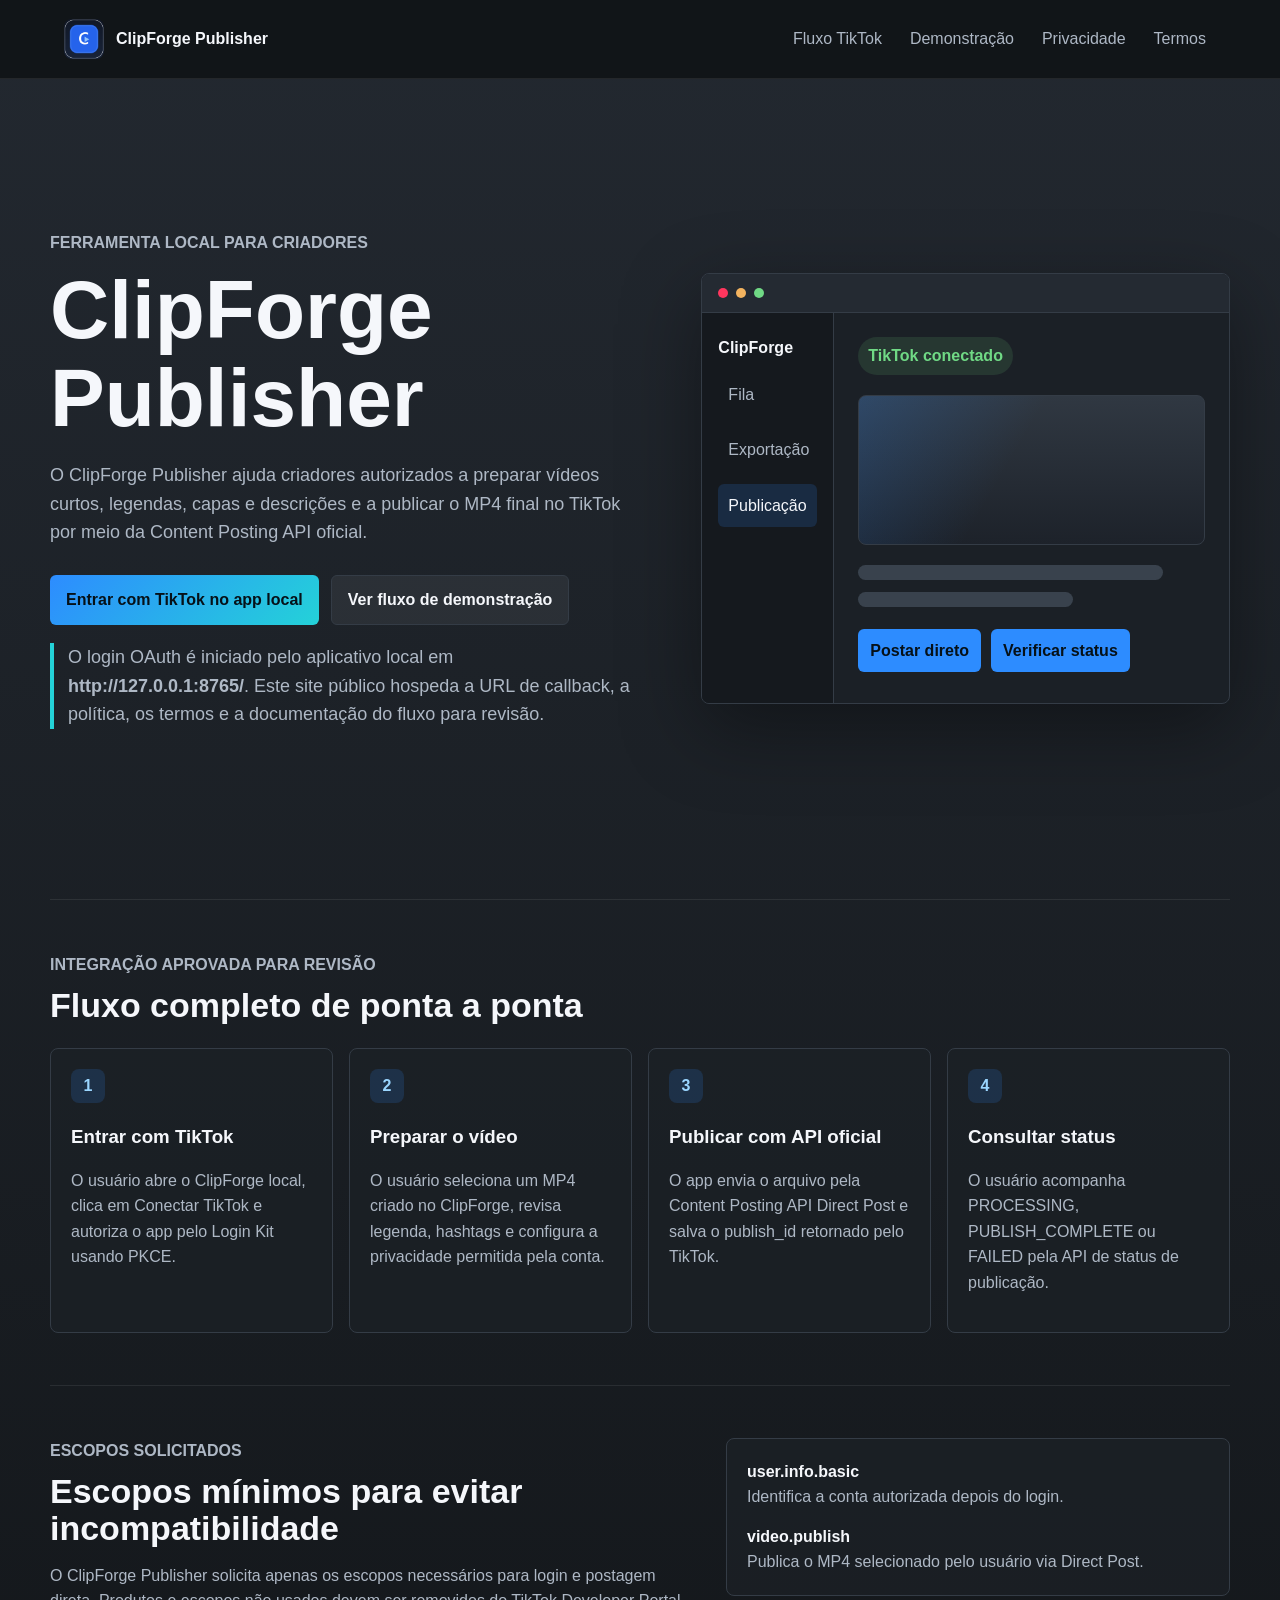
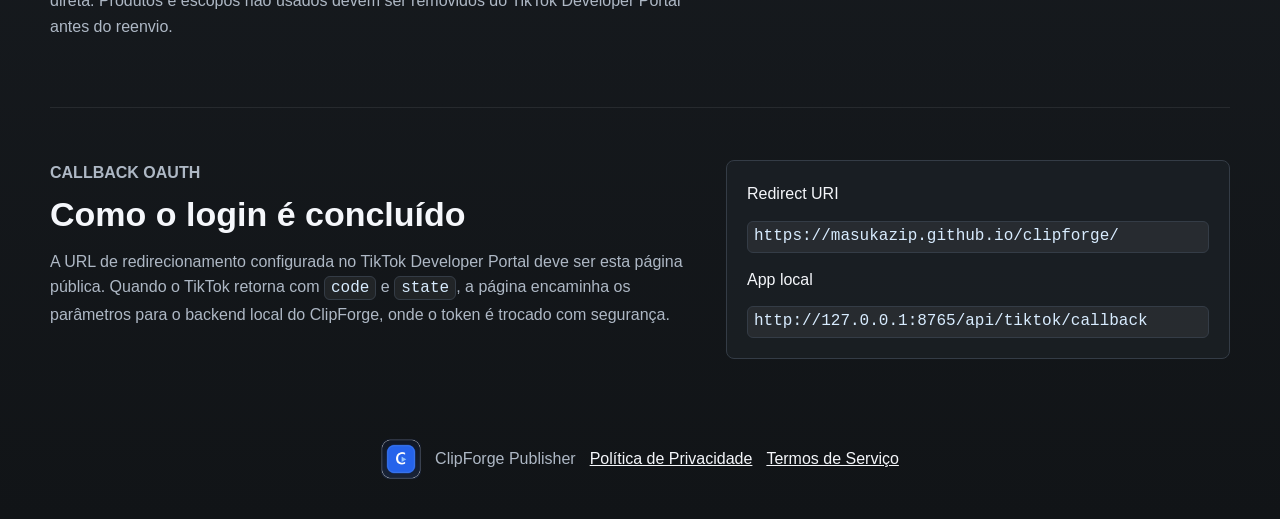
<file: index.html>
<!doctype html>
<html lang="pt-BR">
  <head>
    <meta charset="utf-8" />
    <meta name="viewport" content="width=device-width, initial-scale=1" />
    <title>ClipForge Publisher</title>
    <link rel="icon" type="image/png" href="favicon.png" />
    <link rel="apple-touch-icon" href="apple-touch-icon.png" />
    <link rel="stylesheet" href="site.css" />
    <script>
      const params = new URLSearchParams(window.location.search);
      if (params.has("code") || params.has("error")) {
        const target = "http://127.0.0.1:8765/api/tiktok/callback?" + params.toString();
        window.location.replace(target);
      }
    </script>
  </head>
  <body>
    <header class="site-header">
      <a class="brand" href="index.html" aria-label="ClipForge Publisher">
        <img src="clipforge-icon-1024.png" alt="" />
        <span>ClipForge Publisher</span>
      </a>
      <nav aria-label="Navegação principal">
        <a href="#fluxo">Fluxo TikTok</a>
        <a href="demo.html">Demonstração</a>
        <a href="privacy.html">Privacidade</a>
        <a href="terms.html">Termos</a>
      </nav>
    </header>

    <main>
      <section class="hero">
        <div class="hero-copy">
          <p class="eyebrow">Ferramenta local para criadores</p>
          <h1>ClipForge Publisher</h1>
          <p>
            O ClipForge Publisher ajuda criadores autorizados a preparar vídeos curtos,
            legendas, capas e descrições e a publicar o MP4 final no TikTok por meio da
            Content Posting API oficial.
          </p>
          <div class="hero-actions">
            <a class="button primary" href="http://127.0.0.1:8765/" rel="noopener">
              Entrar com TikTok no app local
            </a>
            <a class="button secondary" href="demo.html">Ver fluxo de demonstração</a>
          </div>
          <p class="notice">
            O login OAuth é iniciado pelo aplicativo local em
            <strong>http://127.0.0.1:8765/</strong>. Este site público hospeda a URL de
            callback, a política, os termos e a documentação do fluxo para revisão.
          </p>
        </div>
        <div class="product-visual" aria-label="Prévia do fluxo de publicação">
          <div class="window-bar">
            <span></span><span></span><span></span>
          </div>
          <div class="app-frame">
            <aside>
              <strong>ClipForge</strong>
              <span>Fila</span>
              <span>Exportação</span>
              <span class="active">Publicação</span>
            </aside>
            <section>
              <div class="status-pill">TikTok conectado</div>
              <div class="video-card"></div>
              <div class="form-line wide"></div>
              <div class="form-line"></div>
              <div class="button-row">
                <span>Postar direto</span>
                <span>Verificar status</span>
              </div>
            </section>
          </div>
        </div>
      </section>

      <section id="fluxo" class="section">
        <div class="section-head">
          <p class="eyebrow">Integração aprovada para revisão</p>
          <h2>Fluxo completo de ponta a ponta</h2>
        </div>
        <div class="steps">
          <article>
            <strong>1</strong>
            <h3>Entrar com TikTok</h3>
            <p>
              O usuário abre o ClipForge local, clica em Conectar TikTok e autoriza
              o app pelo Login Kit usando PKCE.
            </p>
          </article>
          <article>
            <strong>2</strong>
            <h3>Preparar o vídeo</h3>
            <p>
              O usuário seleciona um MP4 criado no ClipForge, revisa legenda,
              hashtags e configura a privacidade permitida pela conta.
            </p>
          </article>
          <article>
            <strong>3</strong>
            <h3>Publicar com API oficial</h3>
            <p>
              O app envia o arquivo pela Content Posting API Direct Post e salva o
              publish_id retornado pelo TikTok.
            </p>
          </article>
          <article>
            <strong>4</strong>
            <h3>Consultar status</h3>
            <p>
              O usuário acompanha PROCESSING, PUBLISH_COMPLETE ou FAILED pela API
              de status de publicação.
            </p>
          </article>
        </div>
      </section>

      <section class="section split">
        <div>
          <p class="eyebrow">Escopos solicitados</p>
          <h2>Escopos mínimos para evitar incompatibilidade</h2>
          <p>
            O ClipForge Publisher solicita apenas os escopos necessários para login
            e postagem direta. Produtos e escopos não usados devem ser removidos do
            TikTok Developer Portal antes do reenvio.
          </p>
        </div>
        <div class="scope-list">
          <div>
            <strong>user.info.basic</strong>
            <span>Identifica a conta autorizada depois do login.</span>
          </div>
          <div>
            <strong>video.publish</strong>
            <span>Publica o MP4 selecionado pelo usuário via Direct Post.</span>
          </div>
        </div>
      </section>

      <section class="section split">
        <div>
          <p class="eyebrow">Callback OAuth</p>
          <h2>Como o login é concluído</h2>
          <p>
            A URL de redirecionamento configurada no TikTok Developer Portal deve ser
            esta página pública. Quando o TikTok retorna com <code>code</code> e
            <code>state</code>, a página encaminha os parâmetros para o backend local
            do ClipForge, onde o token é trocado com segurança.
          </p>
        </div>
        <div class="callback-box">
          <span>Redirect URI</span>
          <code>https://masukazip.github.io/clipforge/</code>
          <span>App local</span>
          <code>http://127.0.0.1:8765/api/tiktok/callback</code>
        </div>
      </section>
    </main>

    <footer>
      <img src="clipforge-icon-1024.png" alt="" />
      <span>ClipForge Publisher</span>
      <a href="privacy.html">Política de Privacidade</a>
      <a href="terms.html">Termos de Serviço</a>
    </footer>
  </body>
</html>
</file>
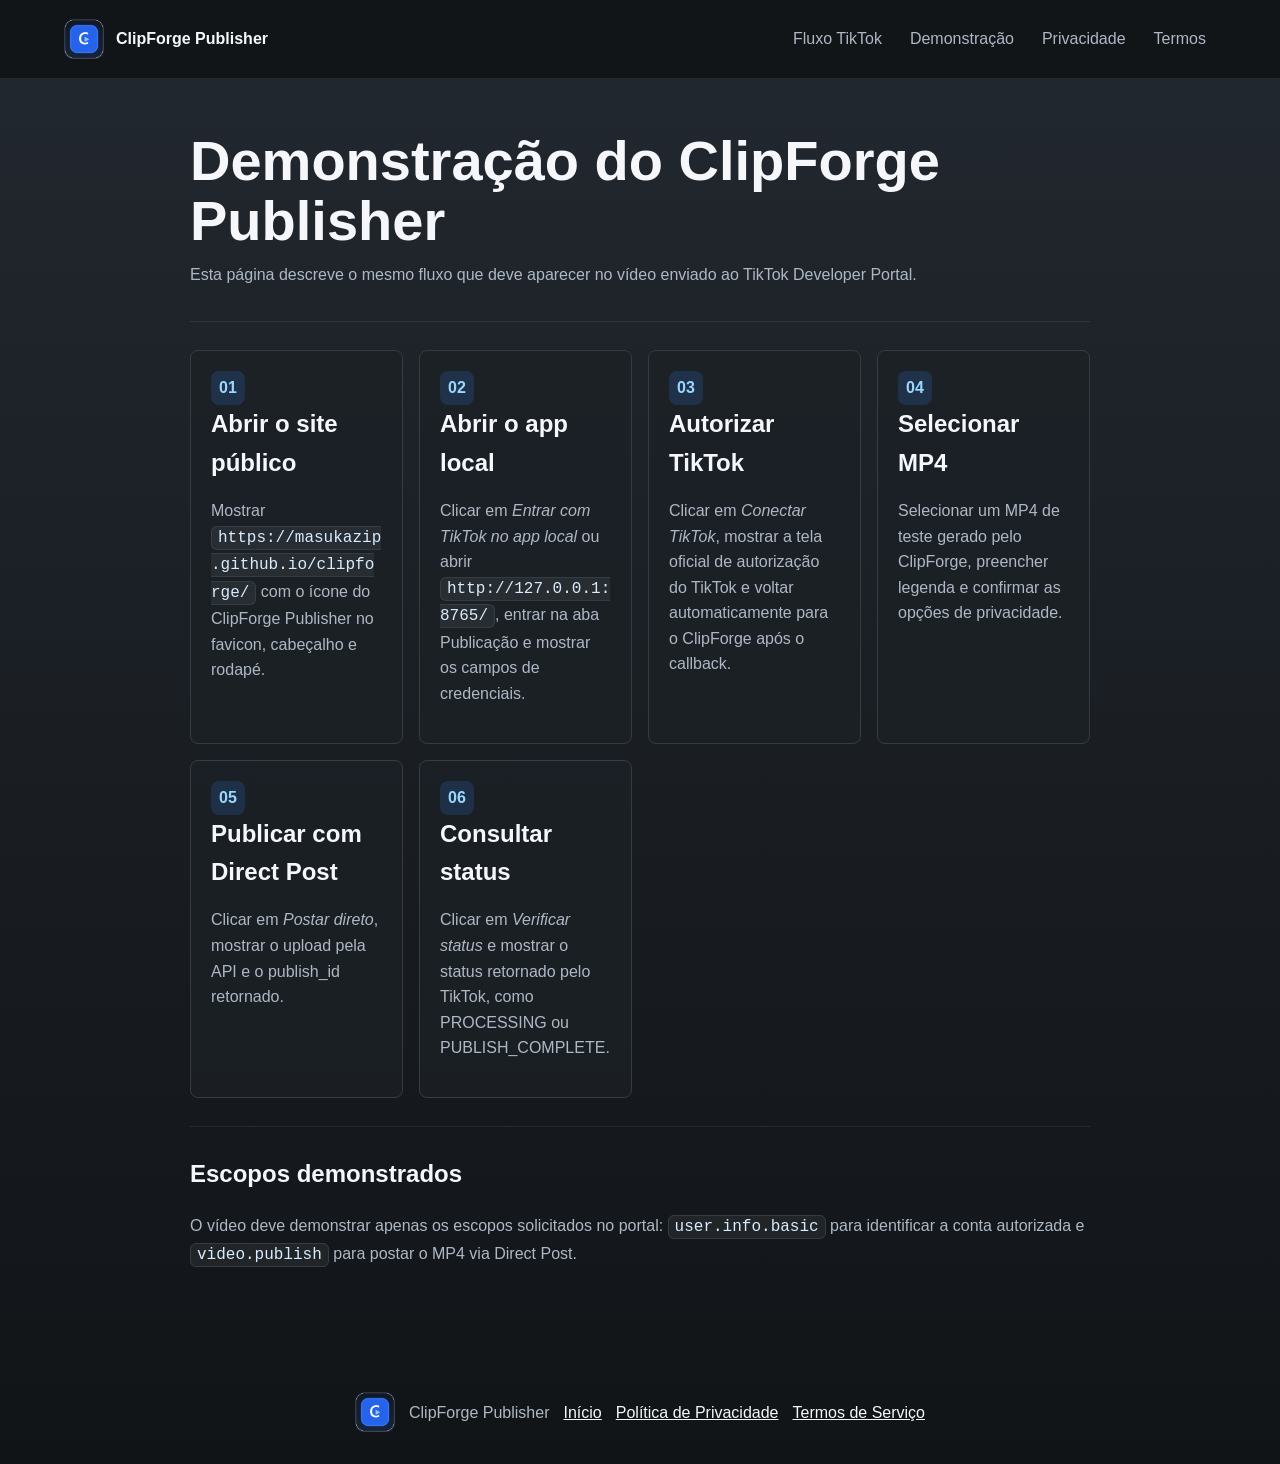
<file: demo.html>
<!doctype html>
<html lang="pt-BR">
  <head>
    <meta charset="utf-8" />
    <meta name="viewport" content="width=device-width, initial-scale=1" />
    <title>Demonstração do ClipForge Publisher</title>
    <link rel="icon" type="image/png" href="favicon.png" />
    <link rel="apple-touch-icon" href="apple-touch-icon.png" />
    <link rel="stylesheet" href="site.css" />
  </head>
  <body>
    <header class="site-header">
      <a class="brand" href="index.html" aria-label="ClipForge Publisher">
        <img src="clipforge-icon-1024.png" alt="" />
        <span>ClipForge Publisher</span>
      </a>
      <nav aria-label="Navegação principal">
        <a href="index.html#fluxo">Fluxo TikTok</a>
        <a href="demo.html">Demonstração</a>
        <a href="privacy.html">Privacidade</a>
        <a href="terms.html">Termos</a>
      </nav>
    </header>

    <main class="legal">
      <h1>Demonstração do ClipForge Publisher</h1>
      <p class="updated">
        Esta página descreve o mesmo fluxo que deve aparecer no vídeo enviado ao
        TikTok Developer Portal.
      </p>

      <section class="demo-flow">
        <article>
          <strong>01</strong>
          <h2>Abrir o site público</h2>
          <p>
            Mostrar <code>https://masukazip.github.io/clipforge/</code> com o ícone
            do ClipForge Publisher no favicon, cabeçalho e rodapé.
          </p>
        </article>
        <article>
          <strong>02</strong>
          <h2>Abrir o app local</h2>
          <p>
            Clicar em <em>Entrar com TikTok no app local</em> ou abrir
            <code>http://127.0.0.1:8765/</code>, entrar na aba Publicação e mostrar
            os campos de credenciais.
          </p>
        </article>
        <article>
          <strong>03</strong>
          <h2>Autorizar TikTok</h2>
          <p>
            Clicar em <em>Conectar TikTok</em>, mostrar a tela oficial de autorização
            do TikTok e voltar automaticamente para o ClipForge após o callback.
          </p>
        </article>
        <article>
          <strong>04</strong>
          <h2>Selecionar MP4</h2>
          <p>
            Selecionar um MP4 de teste gerado pelo ClipForge, preencher legenda e
            confirmar as opções de privacidade.
          </p>
        </article>
        <article>
          <strong>05</strong>
          <h2>Publicar com Direct Post</h2>
          <p>
            Clicar em <em>Postar direto</em>, mostrar o upload pela API e o
            publish_id retornado.
          </p>
        </article>
        <article>
          <strong>06</strong>
          <h2>Consultar status</h2>
          <p>
            Clicar em <em>Verificar status</em> e mostrar o status retornado pelo
            TikTok, como PROCESSING ou PUBLISH_COMPLETE.
          </p>
        </article>
      </section>

      <section>
        <h2>Escopos demonstrados</h2>
        <p>
          O vídeo deve demonstrar apenas os escopos solicitados no portal:
          <code>user.info.basic</code> para identificar a conta autorizada e
          <code>video.publish</code> para postar o MP4 via Direct Post.
        </p>
      </section>
    </main>

    <footer>
      <img src="clipforge-icon-1024.png" alt="" />
      <span>ClipForge Publisher</span>
      <a href="index.html">Início</a>
      <a href="privacy.html">Política de Privacidade</a>
      <a href="terms.html">Termos de Serviço</a>
    </footer>
  </body>
</html>
</file>
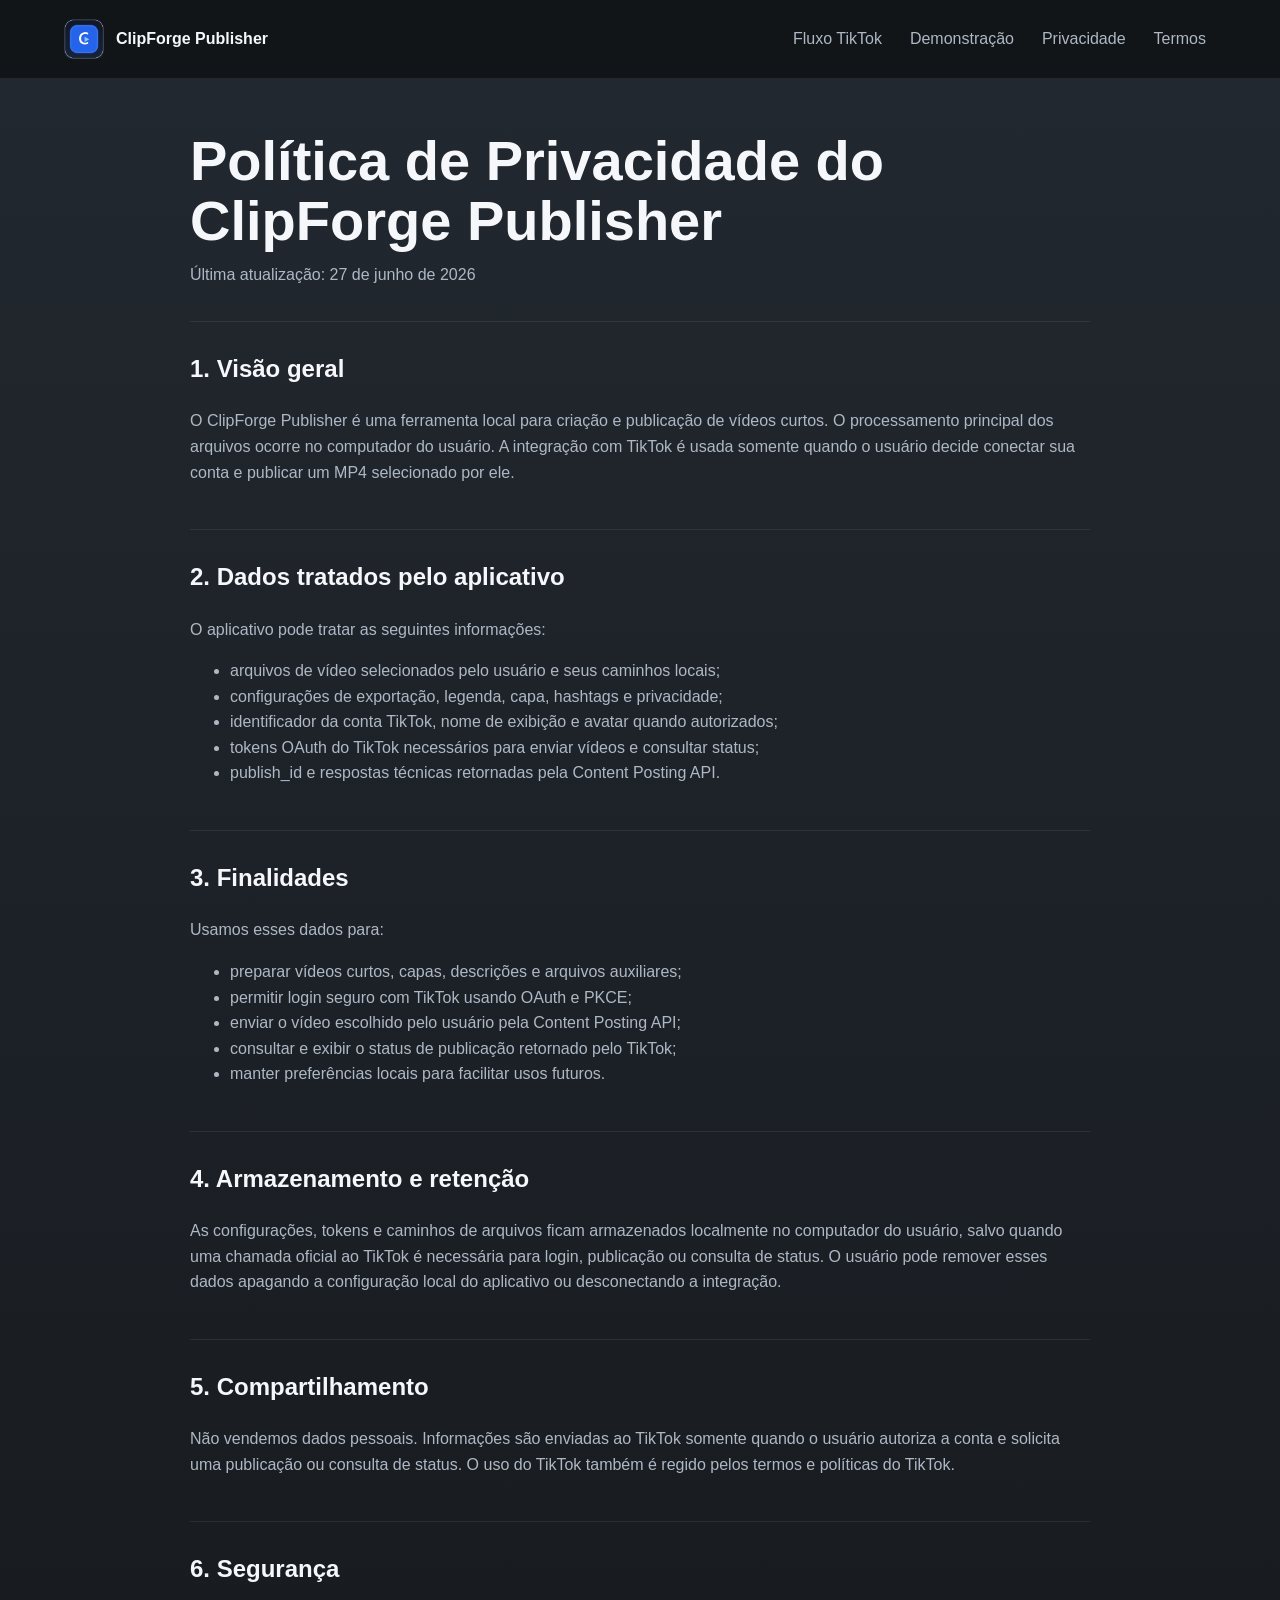
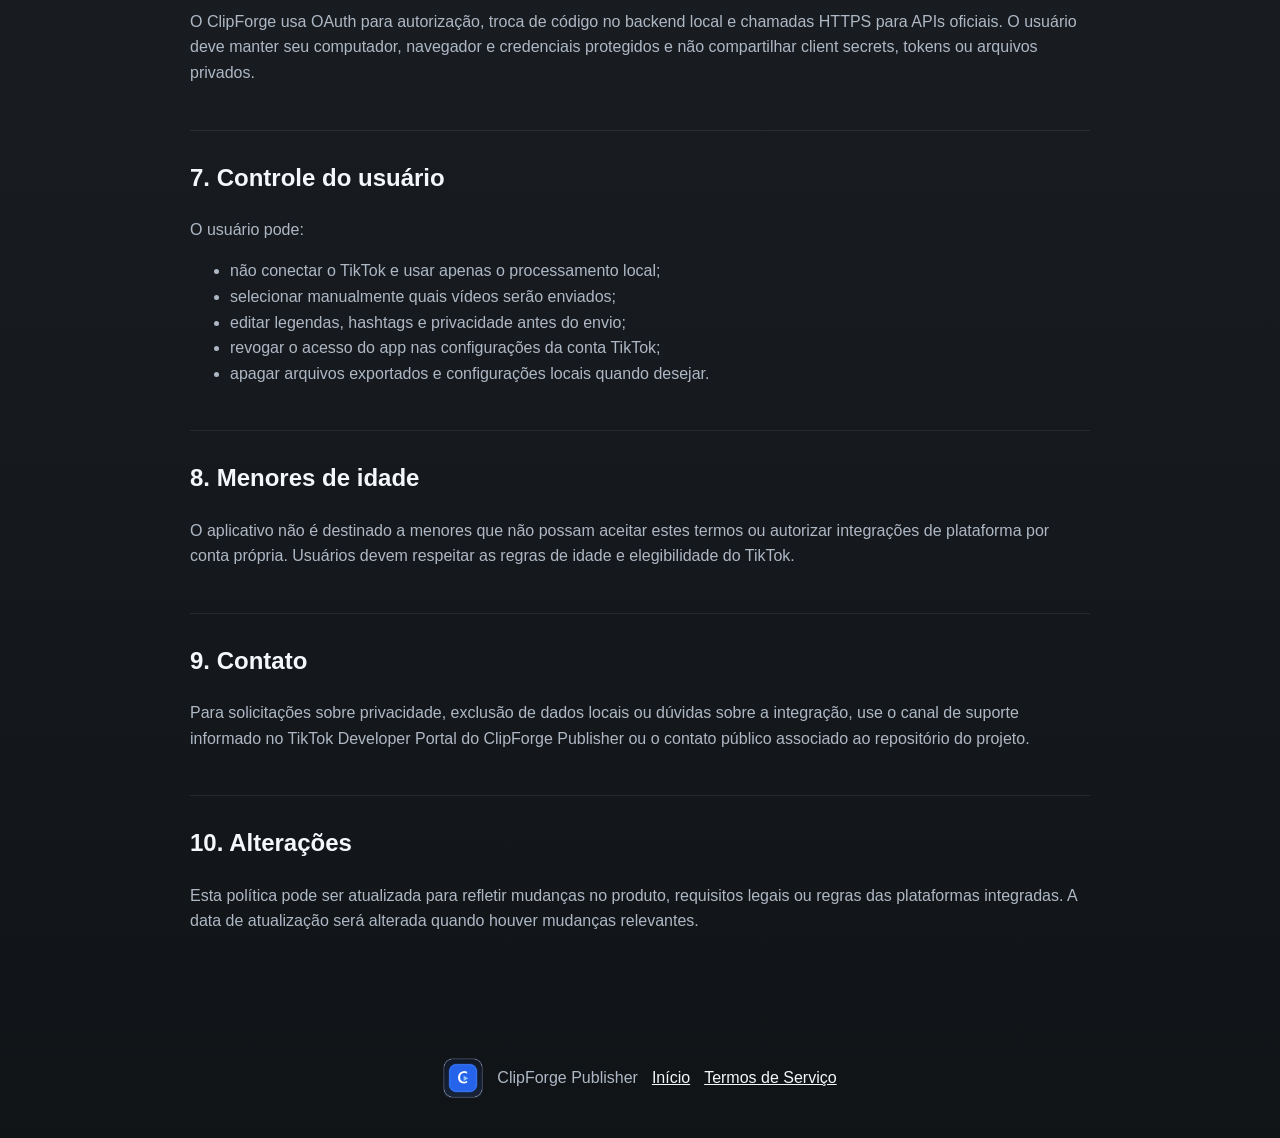
<file: privacy.html>
<!doctype html>
<html lang="pt-BR">
  <head>
    <meta charset="utf-8" />
    <meta name="viewport" content="width=device-width, initial-scale=1" />
    <title>Política de Privacidade do ClipForge Publisher</title>
    <link rel="icon" type="image/png" href="favicon.png" />
    <link rel="apple-touch-icon" href="apple-touch-icon.png" />
    <link rel="stylesheet" href="site.css" />
  </head>
  <body>
    <header class="site-header">
      <a class="brand" href="index.html" aria-label="ClipForge Publisher">
        <img src="clipforge-icon-1024.png" alt="" />
        <span>ClipForge Publisher</span>
      </a>
      <nav aria-label="Navegação principal">
        <a href="index.html#fluxo">Fluxo TikTok</a>
        <a href="demo.html">Demonstração</a>
        <a href="privacy.html">Privacidade</a>
        <a href="terms.html">Termos</a>
      </nav>
    </header>

    <main class="legal">
      <h1>Política de Privacidade do ClipForge Publisher</h1>
      <p class="updated">Última atualização: 27 de junho de 2026</p>

      <section>
        <h2>1. Visão geral</h2>
        <p>
          O ClipForge Publisher é uma ferramenta local para criação e publicação de
          vídeos curtos. O processamento principal dos arquivos ocorre no computador
          do usuário. A integração com TikTok é usada somente quando o usuário decide
          conectar sua conta e publicar um MP4 selecionado por ele.
        </p>
      </section>

      <section>
        <h2>2. Dados tratados pelo aplicativo</h2>
        <p>O aplicativo pode tratar as seguintes informações:</p>
        <ul>
          <li>arquivos de vídeo selecionados pelo usuário e seus caminhos locais;</li>
          <li>configurações de exportação, legenda, capa, hashtags e privacidade;</li>
          <li>identificador da conta TikTok, nome de exibição e avatar quando autorizados;</li>
          <li>tokens OAuth do TikTok necessários para enviar vídeos e consultar status;</li>
          <li>publish_id e respostas técnicas retornadas pela Content Posting API.</li>
        </ul>
      </section>

      <section>
        <h2>3. Finalidades</h2>
        <p>Usamos esses dados para:</p>
        <ul>
          <li>preparar vídeos curtos, capas, descrições e arquivos auxiliares;</li>
          <li>permitir login seguro com TikTok usando OAuth e PKCE;</li>
          <li>enviar o vídeo escolhido pelo usuário pela Content Posting API;</li>
          <li>consultar e exibir o status de publicação retornado pelo TikTok;</li>
          <li>manter preferências locais para facilitar usos futuros.</li>
        </ul>
      </section>

      <section>
        <h2>4. Armazenamento e retenção</h2>
        <p>
          As configurações, tokens e caminhos de arquivos ficam armazenados localmente
          no computador do usuário, salvo quando uma chamada oficial ao TikTok é
          necessária para login, publicação ou consulta de status. O usuário pode
          remover esses dados apagando a configuração local do aplicativo ou
          desconectando a integração.
        </p>
      </section>

      <section>
        <h2>5. Compartilhamento</h2>
        <p>
          Não vendemos dados pessoais. Informações são enviadas ao TikTok somente
          quando o usuário autoriza a conta e solicita uma publicação ou consulta de
          status. O uso do TikTok também é regido pelos termos e políticas do TikTok.
        </p>
      </section>

      <section>
        <h2>6. Segurança</h2>
        <p>
          O ClipForge usa OAuth para autorização, troca de código no backend local e
          chamadas HTTPS para APIs oficiais. O usuário deve manter seu computador,
          navegador e credenciais protegidos e não compartilhar client secrets,
          tokens ou arquivos privados.
        </p>
      </section>

      <section>
        <h2>7. Controle do usuário</h2>
        <p>O usuário pode:</p>
        <ul>
          <li>não conectar o TikTok e usar apenas o processamento local;</li>
          <li>selecionar manualmente quais vídeos serão enviados;</li>
          <li>editar legendas, hashtags e privacidade antes do envio;</li>
          <li>revogar o acesso do app nas configurações da conta TikTok;</li>
          <li>apagar arquivos exportados e configurações locais quando desejar.</li>
        </ul>
      </section>

      <section>
        <h2>8. Menores de idade</h2>
        <p>
          O aplicativo não é destinado a menores que não possam aceitar estes termos
          ou autorizar integrações de plataforma por conta própria. Usuários devem
          respeitar as regras de idade e elegibilidade do TikTok.
        </p>
      </section>

      <section>
        <h2>9. Contato</h2>
        <p>
          Para solicitações sobre privacidade, exclusão de dados locais ou dúvidas
          sobre a integração, use o canal de suporte informado no TikTok Developer
          Portal do ClipForge Publisher ou o contato público associado ao repositório
          do projeto.
        </p>
      </section>

      <section>
        <h2>10. Alterações</h2>
        <p>
          Esta política pode ser atualizada para refletir mudanças no produto,
          requisitos legais ou regras das plataformas integradas. A data de
          atualização será alterada quando houver mudanças relevantes.
        </p>
      </section>
    </main>

    <footer>
      <img src="clipforge-icon-1024.png" alt="" />
      <span>ClipForge Publisher</span>
      <a href="index.html">Início</a>
      <a href="terms.html">Termos de Serviço</a>
    </footer>
  </body>
</html>
</file>
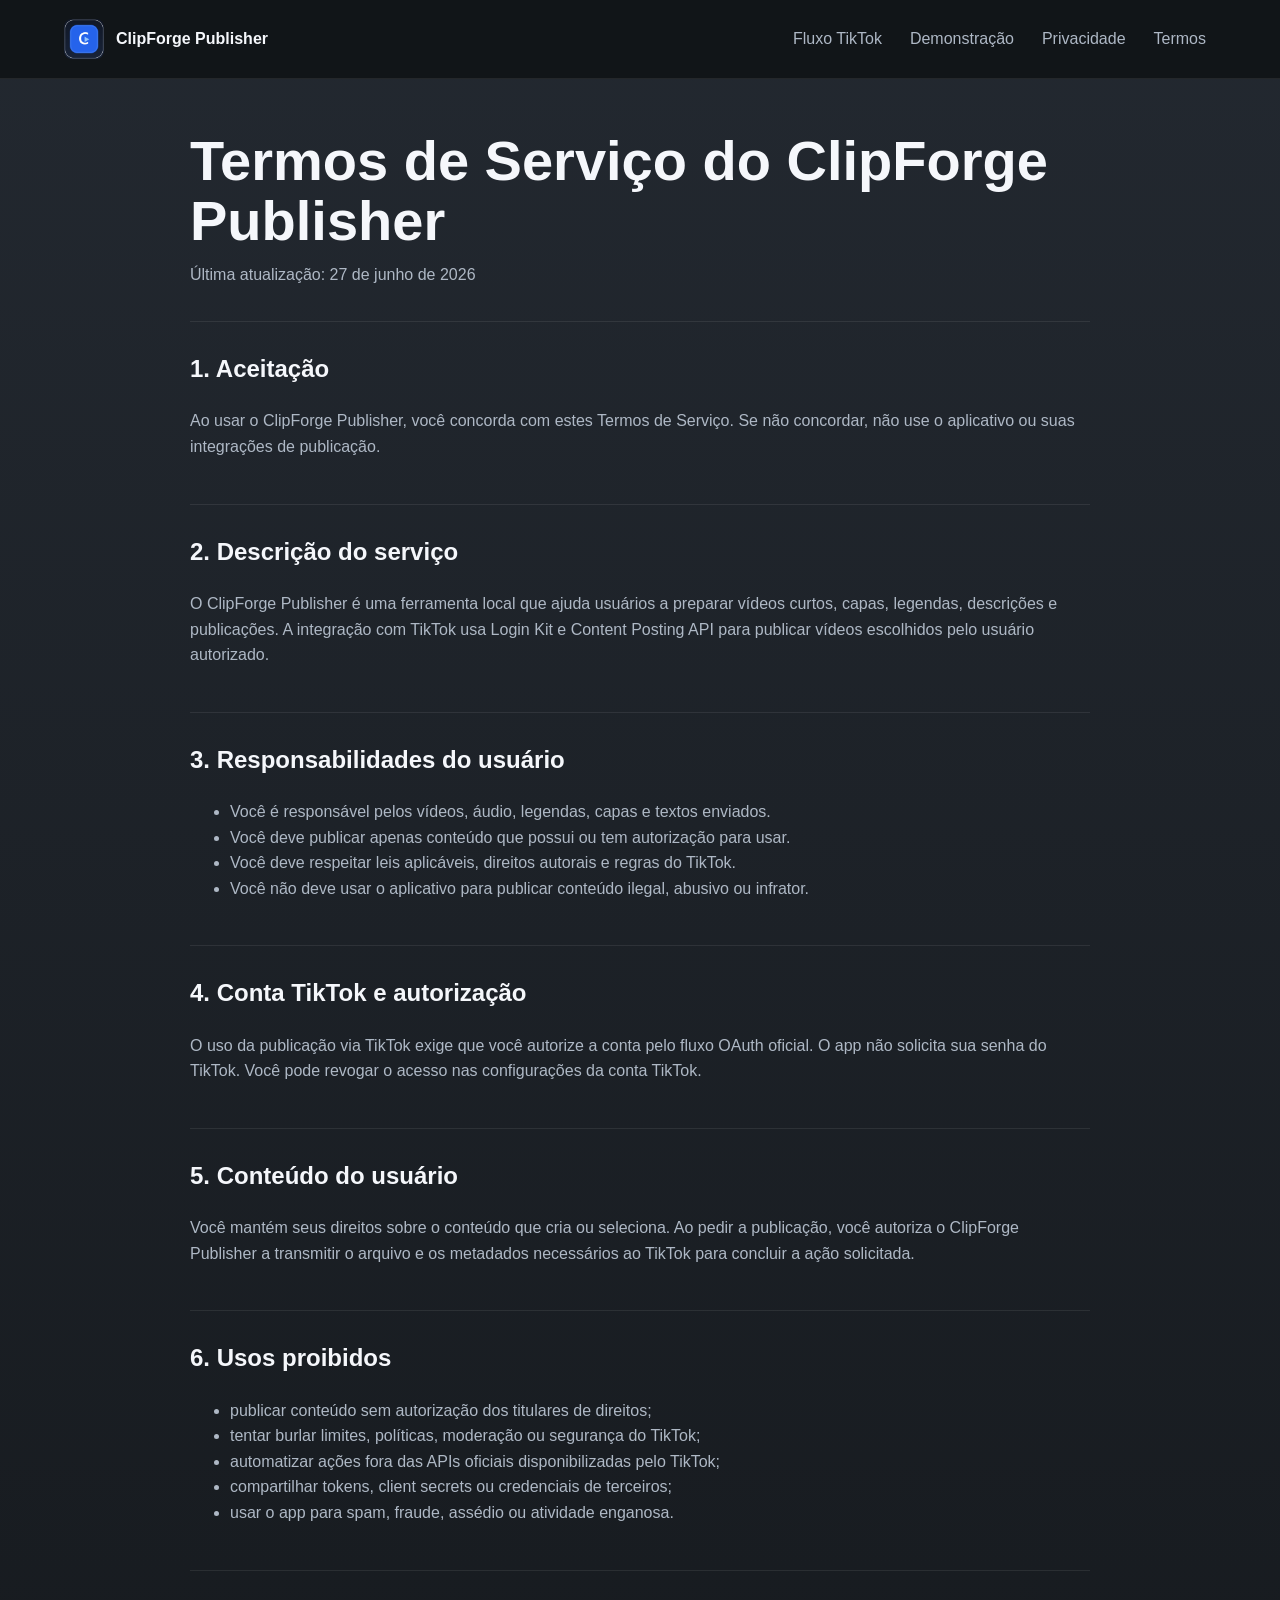
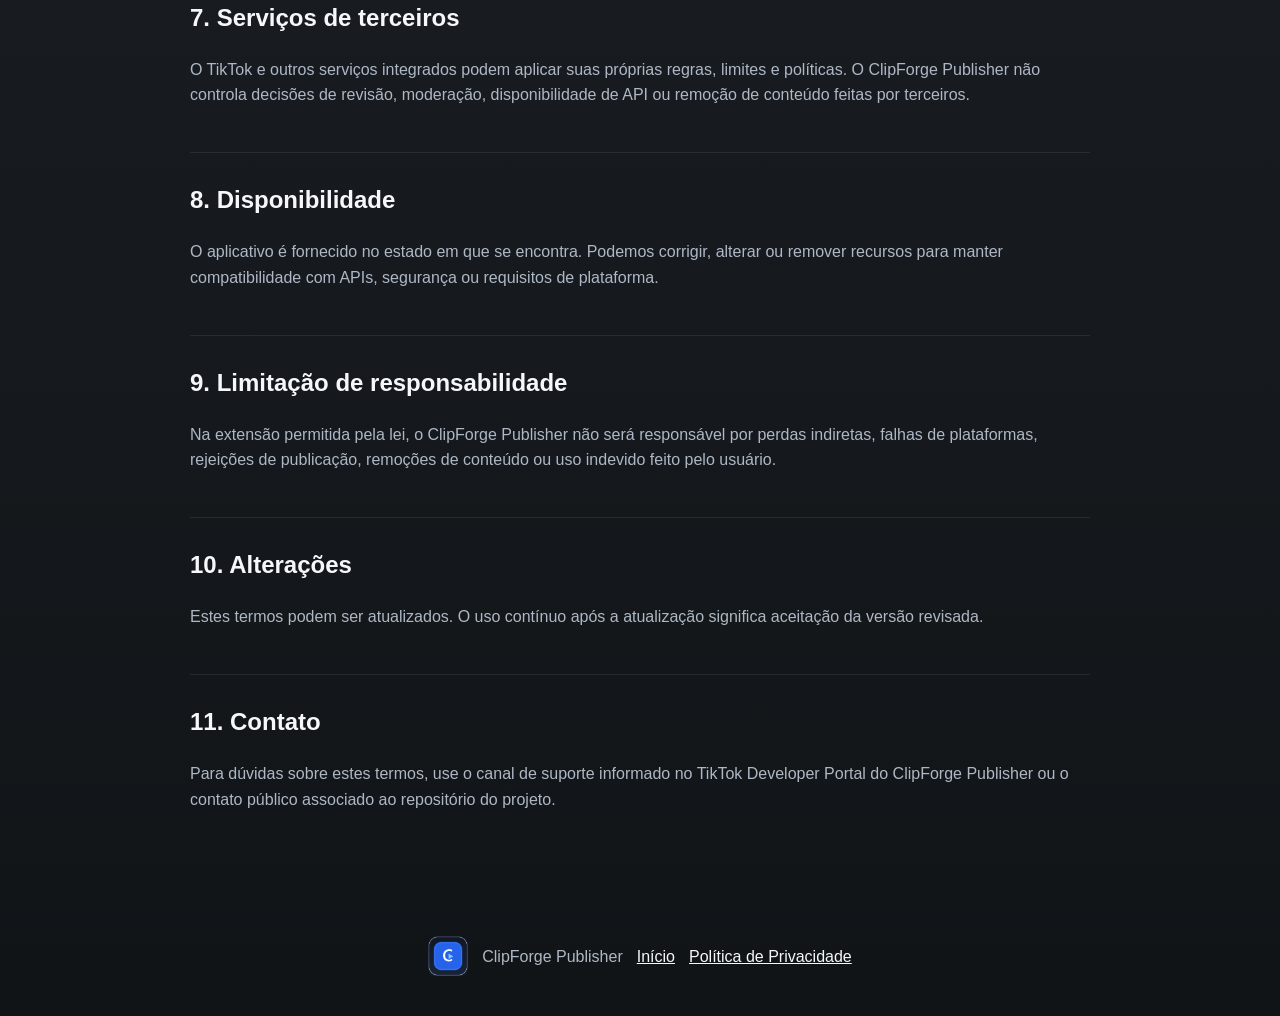
<file: terms.html>
<!doctype html>
<html lang="pt-BR">
  <head>
    <meta charset="utf-8" />
    <meta name="viewport" content="width=device-width, initial-scale=1" />
    <title>Termos de Serviço do ClipForge Publisher</title>
    <link rel="icon" type="image/png" href="favicon.png" />
    <link rel="apple-touch-icon" href="apple-touch-icon.png" />
    <link rel="stylesheet" href="site.css" />
  </head>
  <body>
    <header class="site-header">
      <a class="brand" href="index.html" aria-label="ClipForge Publisher">
        <img src="clipforge-icon-1024.png" alt="" />
        <span>ClipForge Publisher</span>
      </a>
      <nav aria-label="Navegação principal">
        <a href="index.html#fluxo">Fluxo TikTok</a>
        <a href="demo.html">Demonstração</a>
        <a href="privacy.html">Privacidade</a>
        <a href="terms.html">Termos</a>
      </nav>
    </header>

    <main class="legal">
      <h1>Termos de Serviço do ClipForge Publisher</h1>
      <p class="updated">Última atualização: 27 de junho de 2026</p>

      <section>
        <h2>1. Aceitação</h2>
        <p>
          Ao usar o ClipForge Publisher, você concorda com estes Termos de Serviço.
          Se não concordar, não use o aplicativo ou suas integrações de publicação.
        </p>
      </section>

      <section>
        <h2>2. Descrição do serviço</h2>
        <p>
          O ClipForge Publisher é uma ferramenta local que ajuda usuários a preparar
          vídeos curtos, capas, legendas, descrições e publicações. A integração com
          TikTok usa Login Kit e Content Posting API para publicar vídeos escolhidos
          pelo usuário autorizado.
        </p>
      </section>

      <section>
        <h2>3. Responsabilidades do usuário</h2>
        <ul>
          <li>Você é responsável pelos vídeos, áudio, legendas, capas e textos enviados.</li>
          <li>Você deve publicar apenas conteúdo que possui ou tem autorização para usar.</li>
          <li>Você deve respeitar leis aplicáveis, direitos autorais e regras do TikTok.</li>
          <li>Você não deve usar o aplicativo para publicar conteúdo ilegal, abusivo ou infrator.</li>
        </ul>
      </section>

      <section>
        <h2>4. Conta TikTok e autorização</h2>
        <p>
          O uso da publicação via TikTok exige que você autorize a conta pelo fluxo
          OAuth oficial. O app não solicita sua senha do TikTok. Você pode revogar o
          acesso nas configurações da conta TikTok.
        </p>
      </section>

      <section>
        <h2>5. Conteúdo do usuário</h2>
        <p>
          Você mantém seus direitos sobre o conteúdo que cria ou seleciona. Ao pedir
          a publicação, você autoriza o ClipForge Publisher a transmitir o arquivo e
          os metadados necessários ao TikTok para concluir a ação solicitada.
        </p>
      </section>

      <section>
        <h2>6. Usos proibidos</h2>
        <ul>
          <li>publicar conteúdo sem autorização dos titulares de direitos;</li>
          <li>tentar burlar limites, políticas, moderação ou segurança do TikTok;</li>
          <li>automatizar ações fora das APIs oficiais disponibilizadas pelo TikTok;</li>
          <li>compartilhar tokens, client secrets ou credenciais de terceiros;</li>
          <li>usar o app para spam, fraude, assédio ou atividade enganosa.</li>
        </ul>
      </section>

      <section>
        <h2>7. Serviços de terceiros</h2>
        <p>
          O TikTok e outros serviços integrados podem aplicar suas próprias regras,
          limites e políticas. O ClipForge Publisher não controla decisões de revisão,
          moderação, disponibilidade de API ou remoção de conteúdo feitas por terceiros.
        </p>
      </section>

      <section>
        <h2>8. Disponibilidade</h2>
        <p>
          O aplicativo é fornecido no estado em que se encontra. Podemos corrigir,
          alterar ou remover recursos para manter compatibilidade com APIs, segurança
          ou requisitos de plataforma.
        </p>
      </section>

      <section>
        <h2>9. Limitação de responsabilidade</h2>
        <p>
          Na extensão permitida pela lei, o ClipForge Publisher não será responsável
          por perdas indiretas, falhas de plataformas, rejeições de publicação,
          remoções de conteúdo ou uso indevido feito pelo usuário.
        </p>
      </section>

      <section>
        <h2>10. Alterações</h2>
        <p>
          Estes termos podem ser atualizados. O uso contínuo após a atualização
          significa aceitação da versão revisada.
        </p>
      </section>

      <section>
        <h2>11. Contato</h2>
        <p>
          Para dúvidas sobre estes termos, use o canal de suporte informado no TikTok
          Developer Portal do ClipForge Publisher ou o contato público associado ao
          repositório do projeto.
        </p>
      </section>
    </main>

    <footer>
      <img src="clipforge-icon-1024.png" alt="" />
      <span>ClipForge Publisher</span>
      <a href="index.html">Início</a>
      <a href="privacy.html">Política de Privacidade</a>
    </footer>
  </body>
</html>
</file>
<file: site.css>
:root {
  color-scheme: dark;
  --bg: #111417;
  --surface: #1b2026;
  --surface-strong: #242a32;
  --line: #343c46;
  --text: #f5f7fb;
  --muted: #aeb8c5;
  --blue: #2d8cff;
  --cyan: #24d2d8;
  --red: #ff365e;
  --green: #70d985;
  --amber: #f3b35f;
}

* {
  box-sizing: border-box;
}

html {
  scroll-behavior: smooth;
}

body {
  margin: 0;
  min-height: 100vh;
  background:
    linear-gradient(180deg, rgba(36, 42, 50, 0.92), rgba(17, 20, 23, 0.94)),
    #111417;
  color: var(--text);
  font: 16px/1.6 "Segoe UI", Arial, sans-serif;
}

a {
  color: inherit;
}

code {
  border: 1px solid var(--line);
  border-radius: 6px;
  background: rgba(255, 255, 255, 0.06);
  padding: 2px 6px;
  color: #d8ecff;
  overflow-wrap: anywhere;
  word-break: break-word;
}

.site-header {
  position: sticky;
  top: 0;
  z-index: 5;
  display: flex;
  align-items: center;
  justify-content: space-between;
  gap: 24px;
  padding: 18px clamp(20px, 5vw, 72px);
  border-bottom: 1px solid rgba(255, 255, 255, 0.08);
  background: rgba(17, 20, 23, 0.92);
  backdrop-filter: blur(12px);
}

.brand {
  display: inline-flex;
  align-items: center;
  gap: 12px;
  min-width: max-content;
  color: var(--text);
  font-weight: 800;
  text-decoration: none;
}

.brand img,
footer img {
  width: 40px;
  height: 40px;
  border-radius: 8px;
}

nav {
  display: flex;
  align-items: center;
  gap: 8px;
  flex-wrap: wrap;
  justify-content: flex-end;
}

nav a {
  border-radius: 6px;
  padding: 8px 10px;
  color: var(--muted);
  text-decoration: none;
}

nav a:hover {
  color: var(--text);
  background: rgba(255, 255, 255, 0.06);
}

main {
  width: min(1180px, calc(100% - 40px));
  margin: 0 auto;
}

.hero {
  display: grid;
  grid-template-columns: minmax(0, 1fr) minmax(360px, 0.9fr);
  align-items: center;
  gap: clamp(28px, 5vw, 64px);
  min-height: calc(100vh - 80px);
  padding: 56px 0;
}

.hero h1,
.section h2,
.legal h1 {
  margin: 0;
  line-height: 1.08;
  letter-spacing: 0;
}

.hero h1 {
  max-width: 720px;
  font-size: clamp(42px, 7vw, 82px);
}

.hero p,
.section p,
.legal p,
.legal li {
  color: var(--muted);
}

.hero-copy > p:not(.eyebrow) {
  max-width: 690px;
  font-size: 18px;
}

.eyebrow {
  margin: 0 0 10px;
  color: var(--cyan);
  font-weight: 800;
  text-transform: uppercase;
  letter-spacing: 0;
}

.hero-actions {
  display: flex;
  flex-wrap: wrap;
  gap: 12px;
  margin: 28px 0 16px;
}

.button {
  display: inline-flex;
  align-items: center;
  justify-content: center;
  min-height: 44px;
  border-radius: 6px;
  padding: 11px 16px;
  font-weight: 800;
  text-decoration: none;
}

.button.primary {
  background: linear-gradient(135deg, var(--blue), var(--cyan));
  color: #061118;
}

.button.secondary {
  border: 1px solid var(--line);
  background: rgba(255, 255, 255, 0.06);
}

.notice {
  border-left: 4px solid var(--cyan);
  padding-left: 14px;
}

.product-visual {
  overflow: hidden;
  border: 1px solid var(--line);
  border-radius: 8px;
  background: var(--surface);
  box-shadow: 0 24px 80px rgba(0, 0, 0, 0.38);
}

.window-bar {
  display: flex;
  gap: 8px;
  padding: 14px 16px;
  border-bottom: 1px solid var(--line);
  background: var(--surface-strong);
}

.window-bar span {
  width: 10px;
  height: 10px;
  border-radius: 50%;
  background: var(--red);
}

.window-bar span:nth-child(2) {
  background: var(--amber);
}

.window-bar span:nth-child(3) {
  background: var(--green);
}

.app-frame {
  display: grid;
  grid-template-columns: 132px 1fr;
  min-height: 390px;
}

.app-frame aside {
  display: flex;
  flex-direction: column;
  gap: 12px;
  padding: 22px 16px;
  border-right: 1px solid var(--line);
  background: #15191e;
}

.app-frame aside span {
  border-radius: 6px;
  padding: 9px 10px;
  color: var(--muted);
}

.app-frame aside .active {
  background: rgba(45, 140, 255, 0.16);
  color: var(--text);
}

.app-frame section {
  padding: 24px;
}

.status-pill {
  display: inline-flex;
  border-radius: 999px;
  padding: 6px 10px;
  background: rgba(112, 217, 133, 0.12);
  color: var(--green);
  font-weight: 800;
}

.video-card {
  height: 150px;
  margin: 20px 0;
  border: 1px solid var(--line);
  border-radius: 8px;
  background:
    linear-gradient(120deg, rgba(45, 140, 255, 0.2), transparent 44%),
    linear-gradient(180deg, #303842, #1d222a);
}

.form-line {
  height: 15px;
  width: 62%;
  margin: 12px 0;
  border-radius: 999px;
  background: #39424d;
}

.form-line.wide {
  width: 88%;
}

.button-row {
  display: flex;
  flex-wrap: wrap;
  gap: 10px;
  margin-top: 22px;
}

.button-row span {
  border-radius: 6px;
  padding: 9px 12px;
  background: var(--blue);
  color: #061118;
  font-weight: 800;
}

.section {
  padding: 52px 0;
  border-top: 1px solid rgba(255, 255, 255, 0.08);
}

.section-head {
  max-width: 720px;
  margin-bottom: 24px;
}

.section h2 {
  font-size: 34px;
}

.steps,
.demo-flow {
  display: grid;
  grid-template-columns: repeat(4, minmax(0, 1fr));
  gap: 16px;
}

.steps article,
.demo-flow article,
.scope-list,
.callback-box {
  border: 1px solid var(--line);
  border-radius: 8px;
  padding: 20px;
  background: rgba(27, 32, 38, 0.78);
}

.steps article strong,
.demo-flow article strong {
  display: inline-grid;
  place-items: center;
  width: 34px;
  height: 34px;
  border-radius: 8px;
  background: rgba(45, 140, 255, 0.16);
  color: #9bd6ff;
}

.steps h3,
.demo-flow h2 {
  margin-bottom: 8px;
}

.split {
  display: grid;
  grid-template-columns: minmax(0, 0.9fr) minmax(320px, 0.7fr);
  gap: 28px;
  align-items: start;
}

.split > * {
  min-width: 0;
}

.scope-list,
.callback-box {
  display: grid;
  gap: 14px;
}

.scope-list div,
.callback-box {
  color: var(--muted);
}

.scope-list strong,
.callback-box span {
  display: block;
  color: var(--text);
}

.legal {
  max-width: 900px;
  padding: 52px 0;
}

.legal h1 {
  font-size: clamp(34px, 5vw, 56px);
}

.legal section {
  padding: 28px 0;
  border-top: 1px solid rgba(255, 255, 255, 0.08);
}

.legal h2 {
  margin-top: 0;
}

.updated {
  margin: 10px 0 34px;
}

footer {
  display: flex;
  align-items: center;
  justify-content: center;
  gap: 14px;
  flex-wrap: wrap;
  padding: 28px 20px 40px;
  color: var(--muted);
}

footer a {
  color: var(--text);
}

@media (max-width: 920px) {
  .site-header {
    align-items: flex-start;
    flex-direction: column;
  }

  nav {
    justify-content: flex-start;
  }

  .hero,
  .split {
    grid-template-columns: 1fr;
  }

  .steps,
  .demo-flow {
    grid-template-columns: repeat(2, minmax(0, 1fr));
  }
}

@media (max-width: 580px) {
  main {
    width: min(100% - 28px, 1180px);
  }

  .hero {
    min-height: auto;
    padding-top: 34px;
  }

  .app-frame {
    grid-template-columns: 1fr;
  }

  .app-frame aside {
    border-right: 0;
    border-bottom: 1px solid var(--line);
  }

  .steps,
  .demo-flow {
    grid-template-columns: 1fr;
  }
}
</file>
